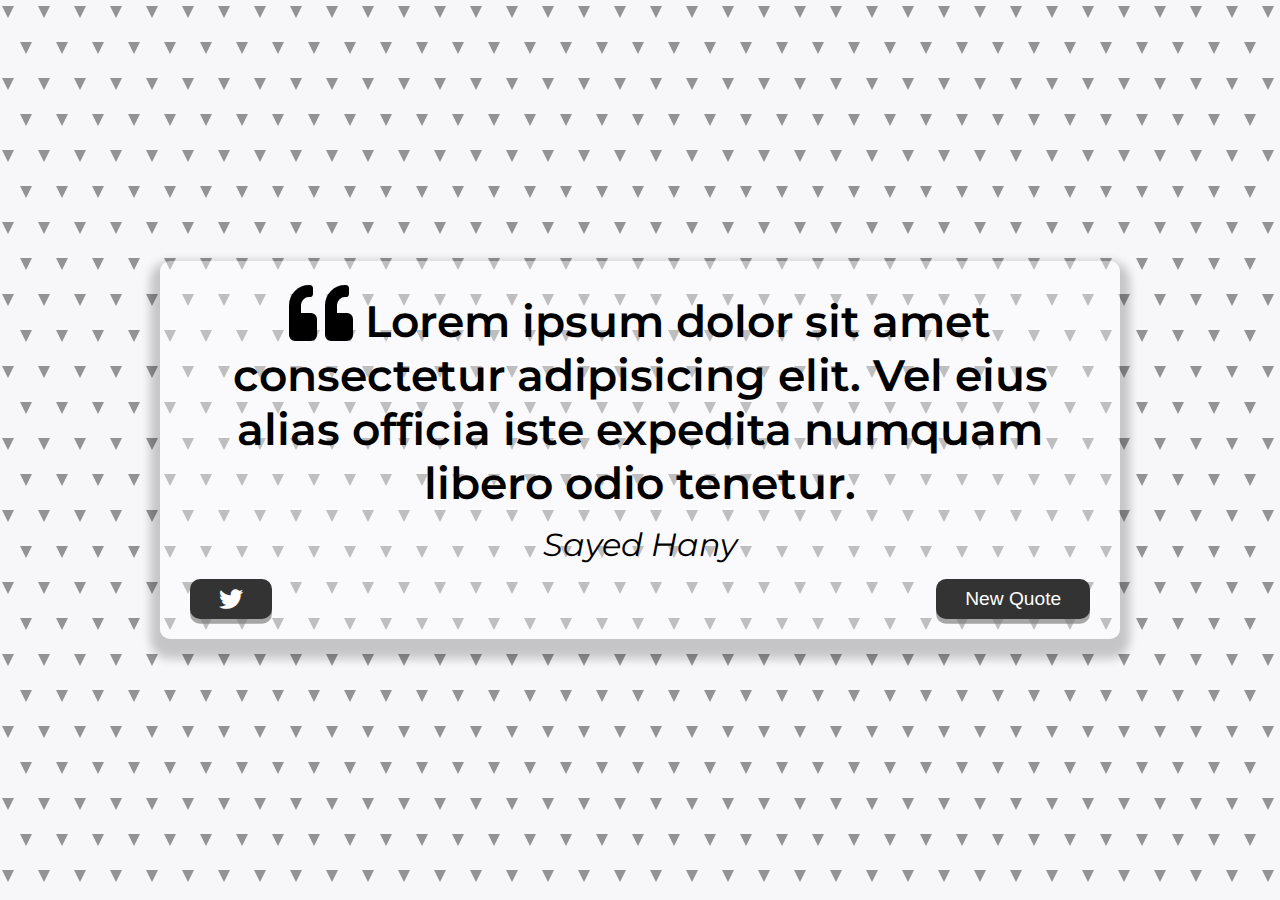
<file: 1-Project-Quote-Generator/index.html>
<!DOCTYPE html>
<html lang="en">
<head>
  <meta charset="UTF-8">
  <meta name="viewport" content="width=device-width, initial-scale=1.0">
  <title>Quote Generator</title>
  <link rel="icon" type="image/png" href="https://www.google.com/s2/u/0/favicons?domain=css-tricks.com
  ">
  <link rel="stylesheet" href="css/style.css">
  <link rel="stylesheet" href="css/all.min.css">
</head>
<body>
  <div class="quote-container" id="quote-container">
    <div class="quote-text">
      <i class="fas fa-quote-left"></i>
      <span id="quote">Lorem ipsum dolor sit amet consectetur adipisicing elit. Vel eius alias officia iste expedita numquam libero odio tenetur.</span>
      <div class="quote-author">
        <span id="author">Sayed Hany</span>
      </div>
      <div class="button-container">
        <button type="button" class="twitter-button" id="twitter-button" title="Tweet This!">
          <i class="fab fa-twitter"></i>
        </button>
        <button type="button" class="new-quote" id="">
         New Quote
        </button>
      </div>
    </div>
  </div>
  <!-- Loader -->
  <div class="loader" id="loader"></div>
  <script src="script.js"></script>
</body>
</html>
</file>
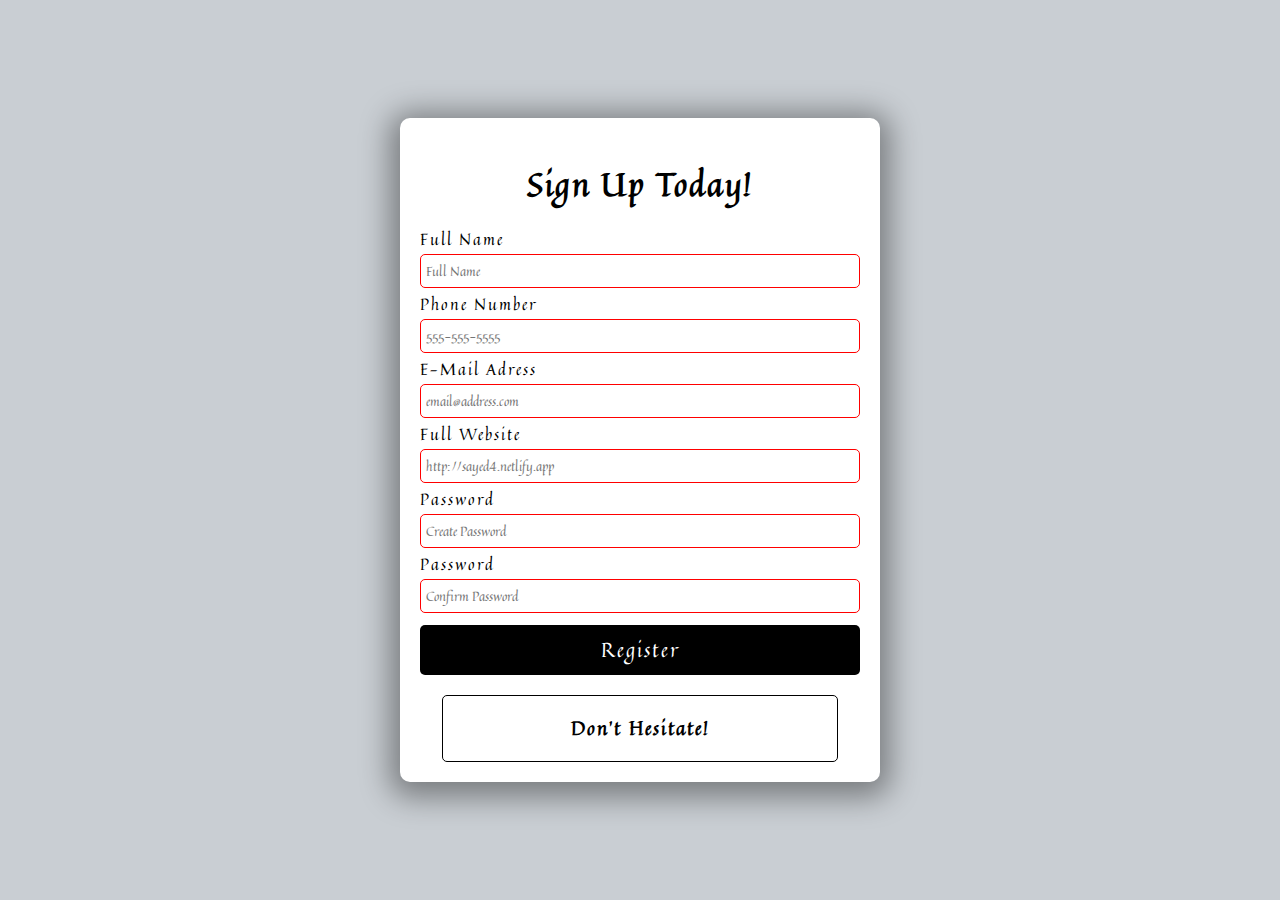
<file: 12-form-validator/index.html>
<!DOCTYPE html>
<html lang="en">
<head>
    <meta charset="UTF-8">
    <meta name="viewport" content="width=device-width, initial-scale=1.0">
    <title>Form Validation</title>
    <link rel="icon" type="image/png" href="favicon.png">
    <link rel="stylesheet" href="https://cdnjs.cloudflare.com/ajax/libs/font-awesome/5.10.2/css/all.min.css"/>
    <link rel="stylesheet" href="style.css">
</head>
<body>
    <div class="container">
        <h1>Sign Up Today!</h1>
        <form id="form" va >
            <div class="form-group">
                <label for="name">Full Name</label>
                <input required type="text" id="name"
                placeholder="Full Name"
                minlength="3"
                name="name"
                maxlength="100"/>
            </div>
            <div class="form-group">
                <label for="phone">Phone Number</label>
                <input required name="phone" type="tel" pattern="[0-9]{3}-[0-9]{3}-[0-9]{4}" id="phone" placeholder="555-555-5555"/>
            </div> 
            <div class="form-group">
                <label for="email">E-Mail Adress</label>
                <input required type="email" name="email" id="email" placeholder="email@address.com"/>
            </div>
            <div class="form-group">
                <label for="url">Full Website</label>
                <input required type="url" id="url" name="website" placeholder="http://sayed4.netlify.app"/>
            </div>
            <div class="form-group">
                <label for="password1">Password</label>
                <input required type="password"  pattern="^(?=.*\d)(?=.*[a-z])(?=.*[A-Z])(?=.*[a-zA-Z]).{8,}$" id="password1" placeholder="Create Password"/>
            </div>
            <div class="form-group">
                <label for="password2">Password</label>
                <input required type="password" name="password" pattern="^(?=.*\d)(?=.*[a-z])(?=.*[A-Z])(?=.*[a-zA-Z]).{8,}$" id="password2" placeholder="Confirm Password"/>
            </div>
            <button type="submit">Register</button>
        </form>
        <div class="message-container">
            <h3 id="message">Don't Hesitate!</h3>
        </div>
    </div>
    <!-- Script -->
    <script src="script.js"></script>
</body>
</html>
</file>
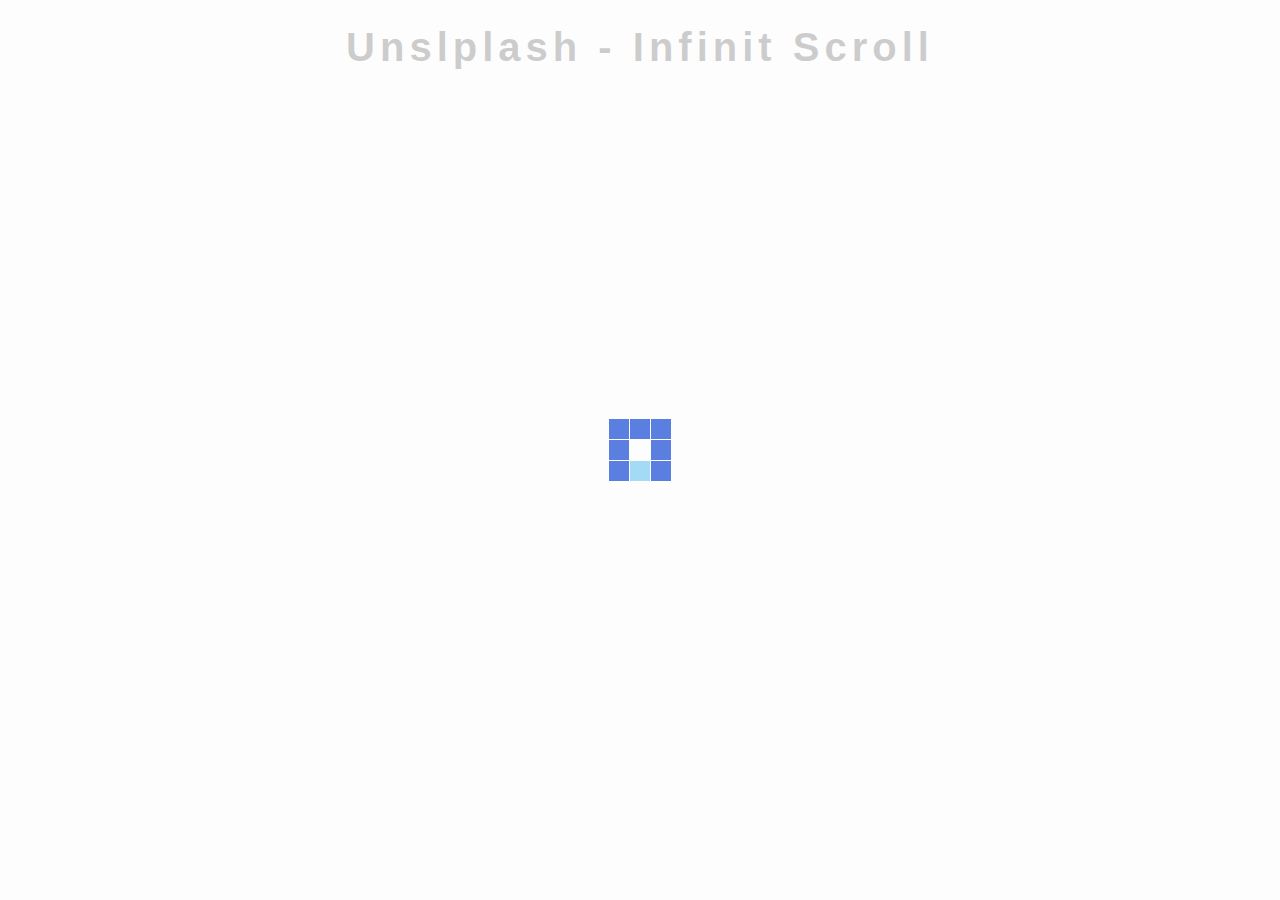
<file: 2-Infinity-Scroll/index.html>
<!DOCTYPE html>
<html lang="en">
<head>
  <meta charset="UTF-8">
  <meta name="viewport" content="width=device-width, initial-scale=1.0">
  <title>Infinity Scroll</title>
  <link rel="icon" type="image/png" href="https://www.google.com/s2/u/0/favicons?domain=css-tricks.com
  ">
  <link rel="stylesheet" href="css/styles.css">
  <link rel="stylesheet" href="css/all.min.css">
</head>
<body>
  <h1>Unslplash - Infinit Scroll</h1>
  <!-- Loader -->
  <div class="loader" id="loader">
    <img src="./loader.svg" alt="Loading">
  </div>
  <!-- Image Container -->
  <div class="image-container" id="image-container">
  
  </div>
  <script src="script.js"></script>
</body>
</html>
</file>
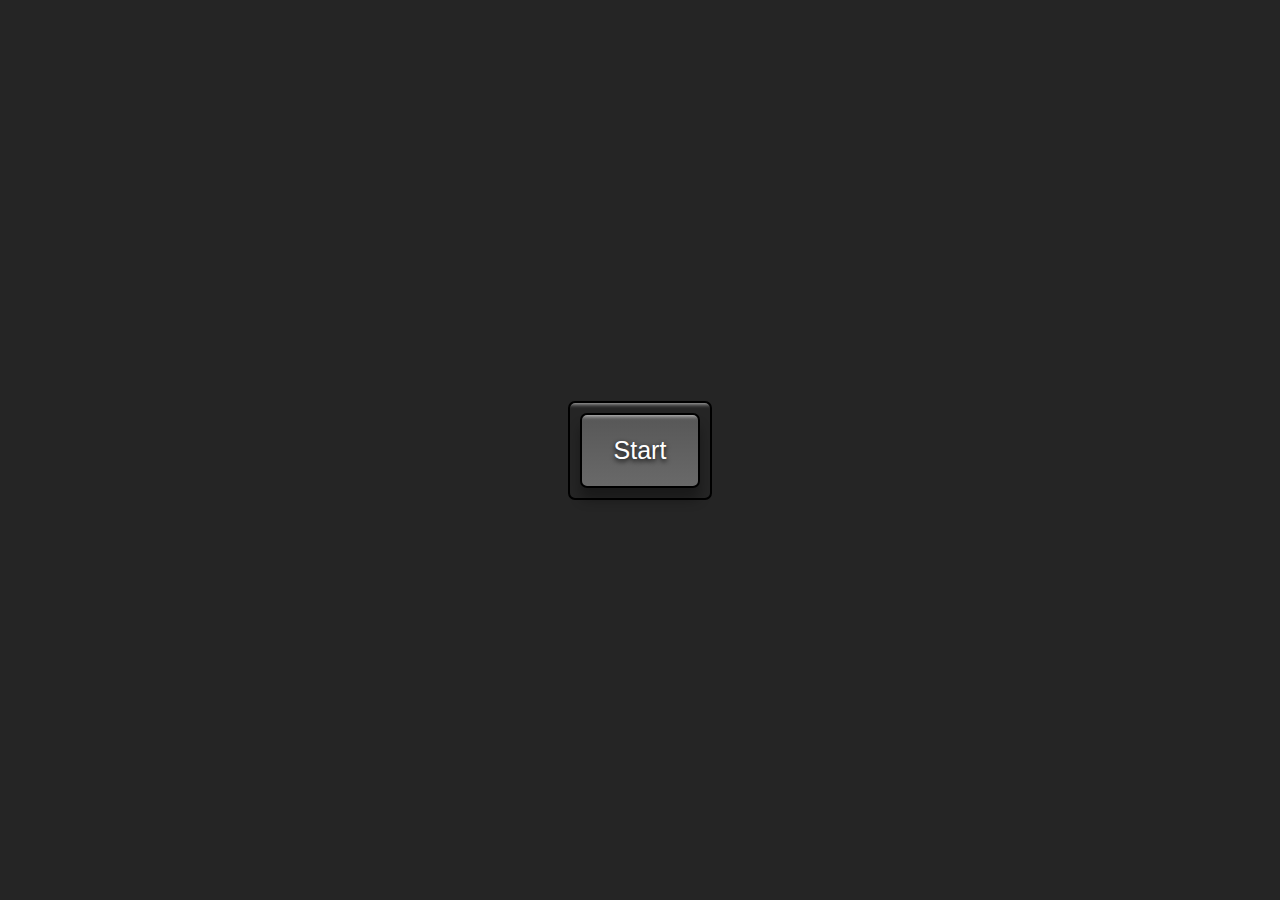
<file: 3-Picture-In-Picture/index.html>
<!DOCTYPE html>
<html lang="en">
<head>
  <meta charset="UTF-8">
  <meta name="viewport" content="width=device-width, initial-scale=1.0">
  <title>Picture-In-Picture</title>
  <link rel="icon" type="image/png" href="https://www.google.com/s2/u/0/favicons?domain=css-tricks.com
  ">
  <link rel="stylesheet" href="./css/style.css">
  <link rel="stylesheet" href="css/all.min.css">
</head>
<body>
  <video id="video" height="360" controls width="640" hidden></video>
  <div class="button-container">
    <button id="button">Start</button>
  </div>
  <script src="script.js"></script>
</body>
</html>
</file>
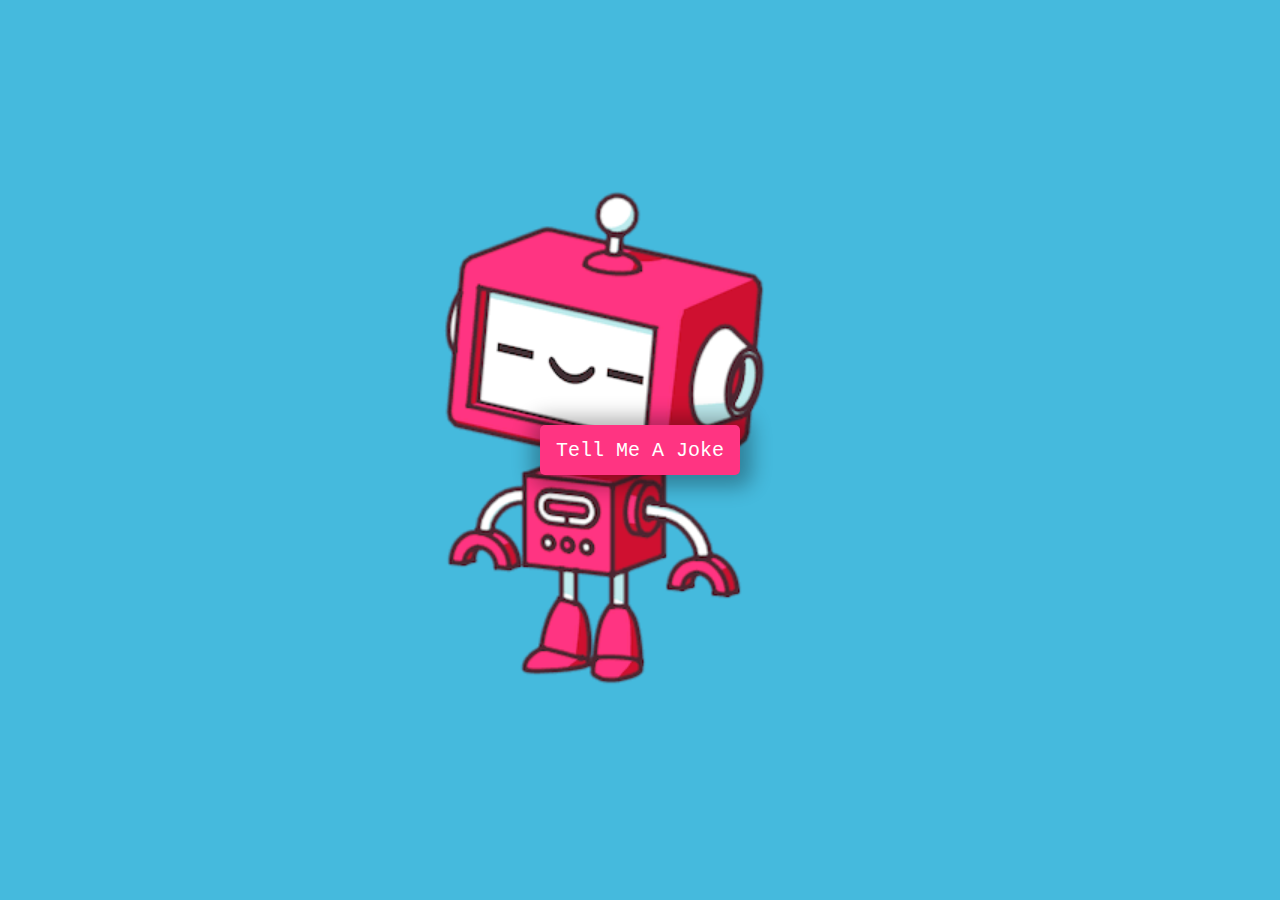
<file: 4-Joke-Teller/index.html>
<!DOCTYPE html>
<html lang="en">
<head>
    <meta charset="UTF-8">
    <meta name="viewport" content="width=device-width, initial-scale=1.0">
    <title>Template</title>
    <link rel="icon" type="image/png" href="favicon.png">
    <link rel="stylesheet" href="style.css">
</head>
<body>
    <div class="container">
        <button id="button">
            Tell Me A Joke
        </button>
        <audio controls id="audio"></audio>
    </div>
    <!-- Script -->
    <script src="voice.js"></script>
    <script src="script.js"></script>
</body>
</html>
</file>
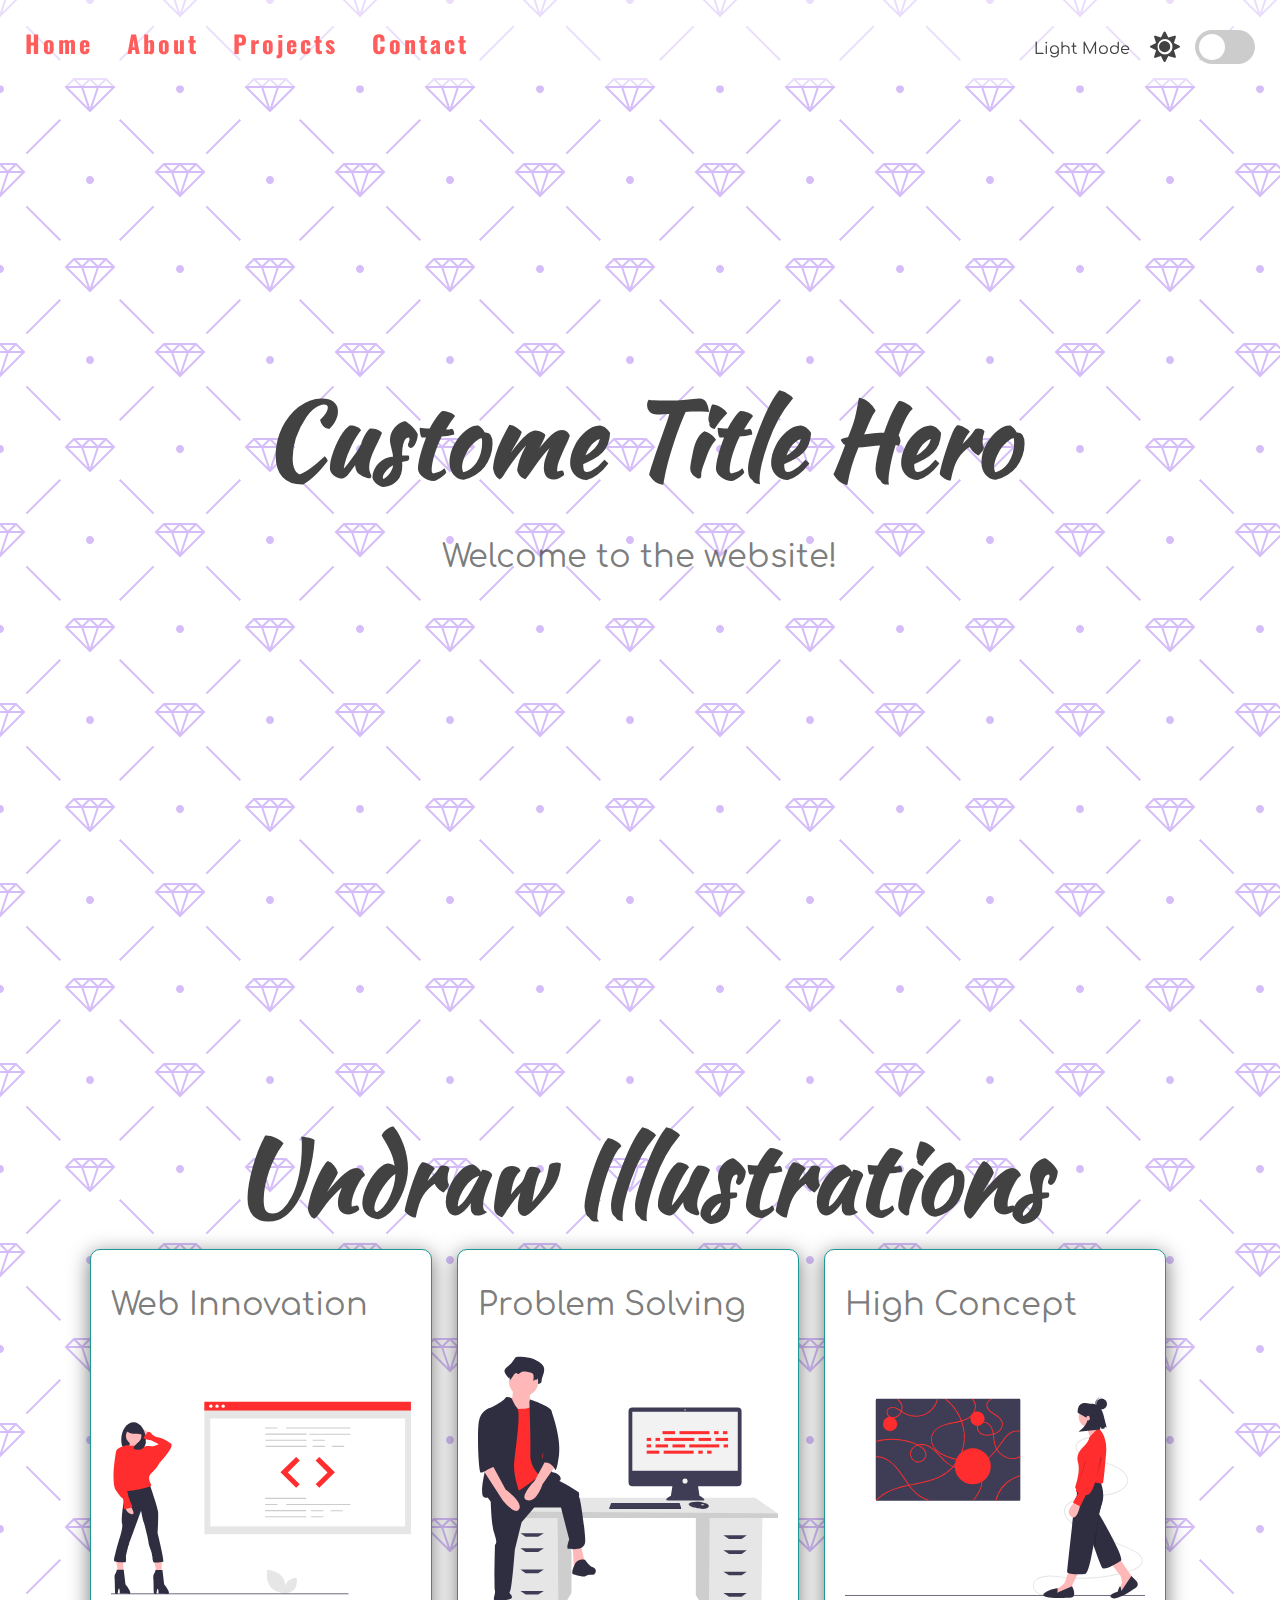
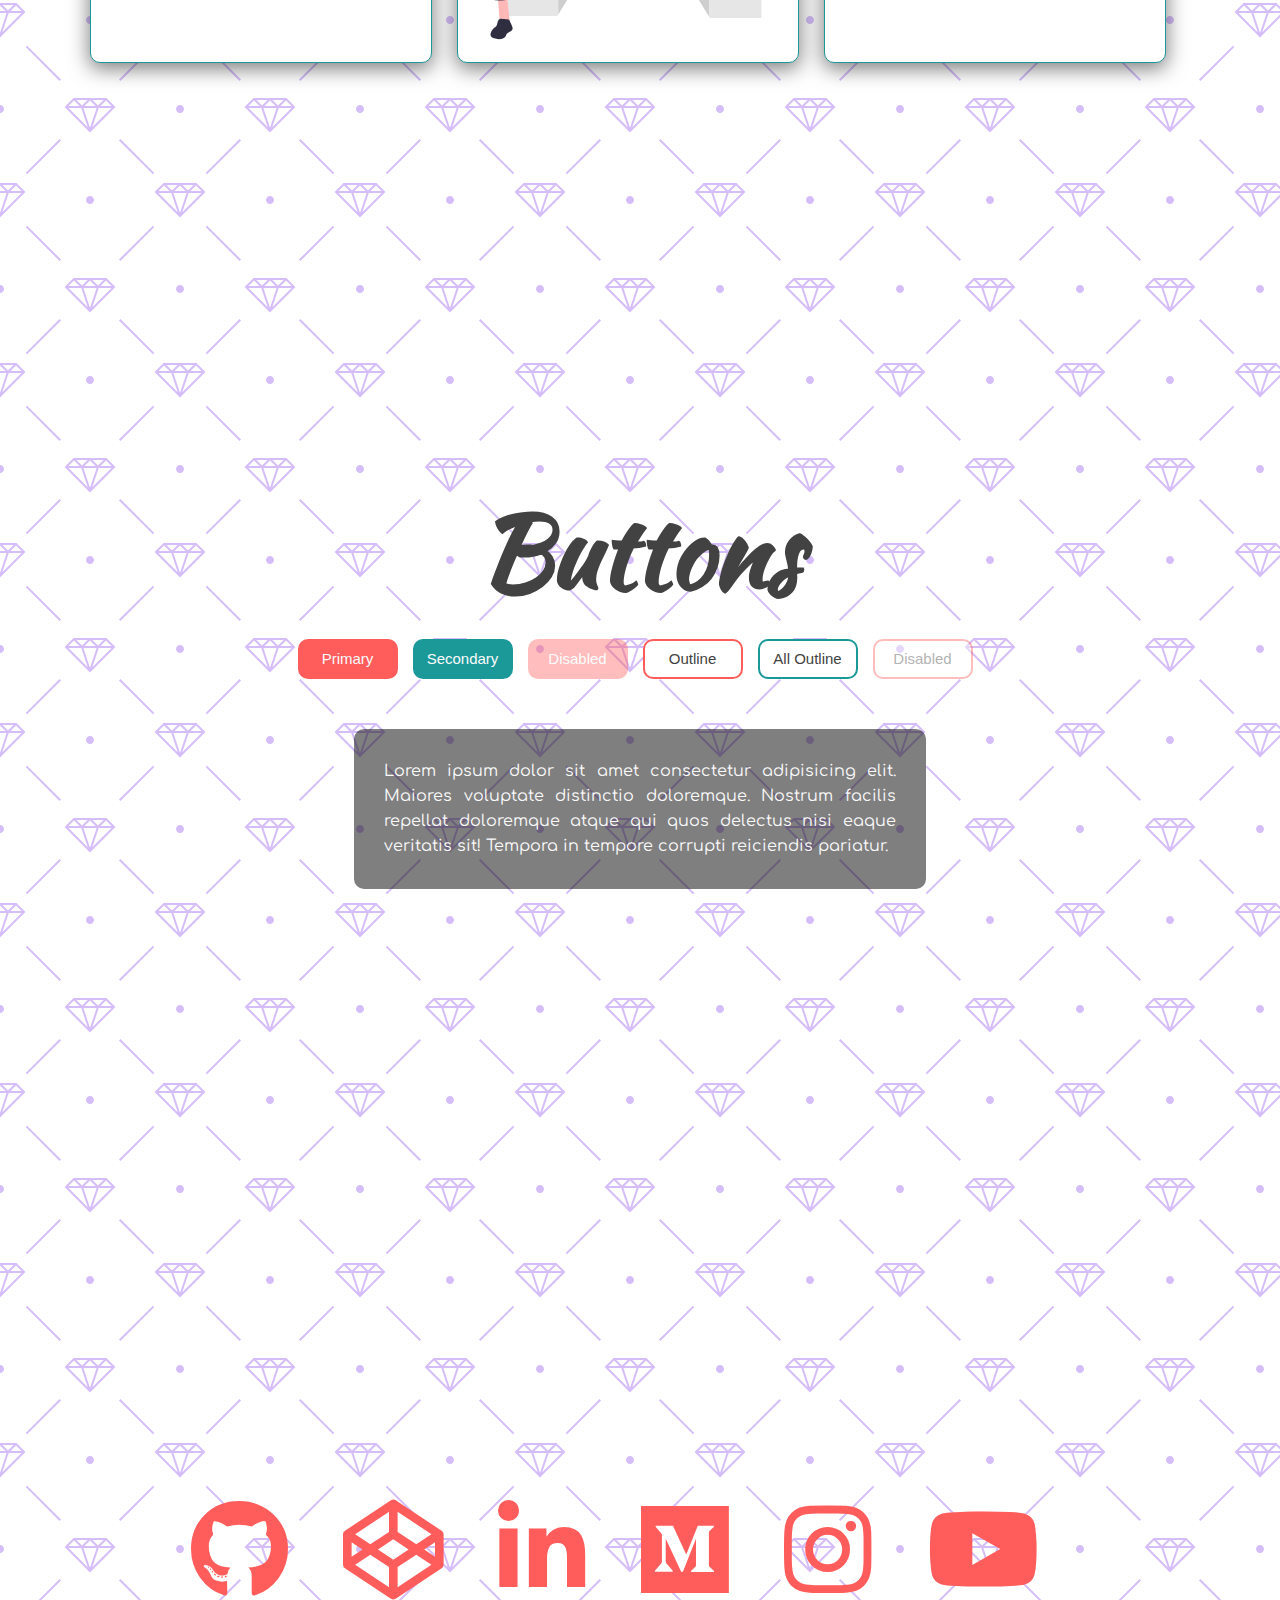
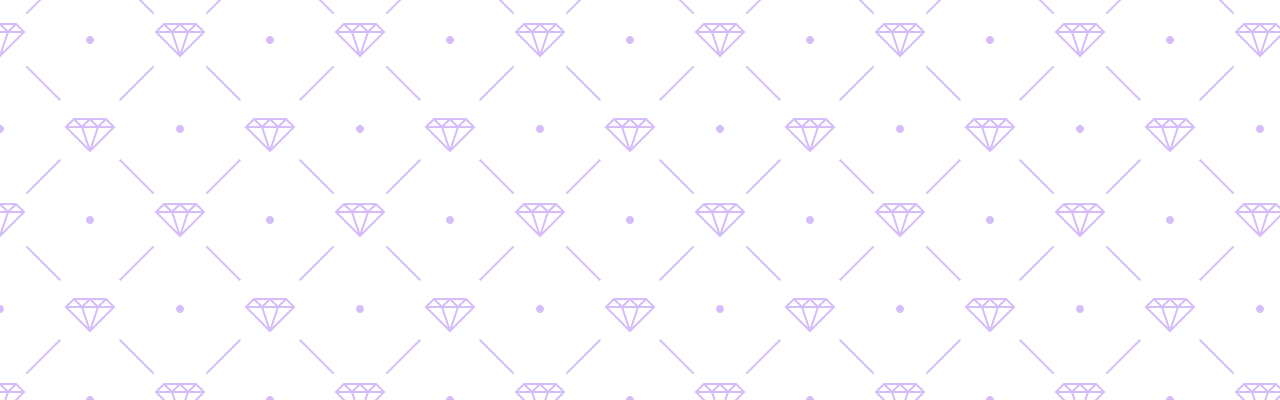
<file: 5-light-dark-mode/index.html>
<!DOCTYPE html>
<html lang="en">
<head data-theme="dark">
    <meta charset="UTF-8">
    <meta name="viewport" content="width=device-width, initial-scale=1.0">
    <title>Light & Dark mode</title>
    <link rel="icon" type="image/png" href="favicon.png">
    <link rel="stylesheet" href="https://cdnjs.cloudflare.com/ajax/libs/font-awesome/5.10.2/css/all.min.css"/>
    <link rel="stylesheet" href="style.css">
</head>
<body>
    <div class="theme-switch-wrapper">
        <span id="toggle-icon">
            <span class="toggle-text">Light Mode</span>
            <i class="fas fa-sun"></i>
        </span>
        <label class="theme-switch">
            <input type="checkbox">
            <div class="slider round"></div>
        </label>
    </div>
    <!-- Navigation -->
    <nav id="nav">
        <a href="#home">Home</a>
        <a href="#about">About</a>
        <a href="#projects">Projects</a>
        <a href="#contact">Contact</a>
    </nav>
    <section id="home">
        <div class="title-group">
            <h1>Custome Title Hero</h1>
            <h2>Welcome to the website!</h2>
        </div>
    </section>
    <section id="about">
        <h1>Undraw Illustrations</h1>
        <div class="about-container">
            <div class="image-container">
                <h2>Web Innovation</h2>
                <img src="img/undraw_proud_coder_light.svg" alt="Proud Coder" id="image1">
            </div>
            <div class="image-container">
                <h2>Problem Solving</h2>
                <img src="img/undraw_feeling_proud_light.svg" alt="feeling_proud" id="image2">
            </div>
            <div class="image-container">
                <h2>High Concept</h2>
                <img src="img/undraw_conceptual_idea_light.svg" alt="conceptual_idea" id="image3">
            </div>
        </div>
    </section>
    <section id="projects">
        <h1>Buttons</h1>
        <div class="buttons">
            <button class="primary">Primary</button>
            <button class="secondary">Secondary</button>
            <button class="primary" disabled>Disabled</button>
            <button class="outline">Outline</button>
            <button class="outline  secondary">All Outline</button>
            <button class="outline" disabled>Disabled</button>
        </div>
        <div class="text-box" id="text-box">
            <p>Lorem ipsum dolor sit amet consectetur adipisicing elit. Maiores voluptate distinctio doloremque. Nostrum facilis repellat doloremque atque qui quos delectus nisi eaque veritatis sit! Tempora in tempore corrupti reiciendis pariatur.</p>
        </div>
    </section>
    <section id="contact">
        <div class="social-icons">
            <i class="fab fa-github"></i>
            <i class="fab fa-codepen"></i>
            <i class="fab fa-linkedin-in"></i>
            <i class="fab fa-medium"></i>
            <i class="fab fa-instagram"></i>
            <i class="fab fa-youtube"></i>
        </div>
    </section>
    <!-- Script -->
    <script src="script.js"></script>
</body>
</html>
</file>
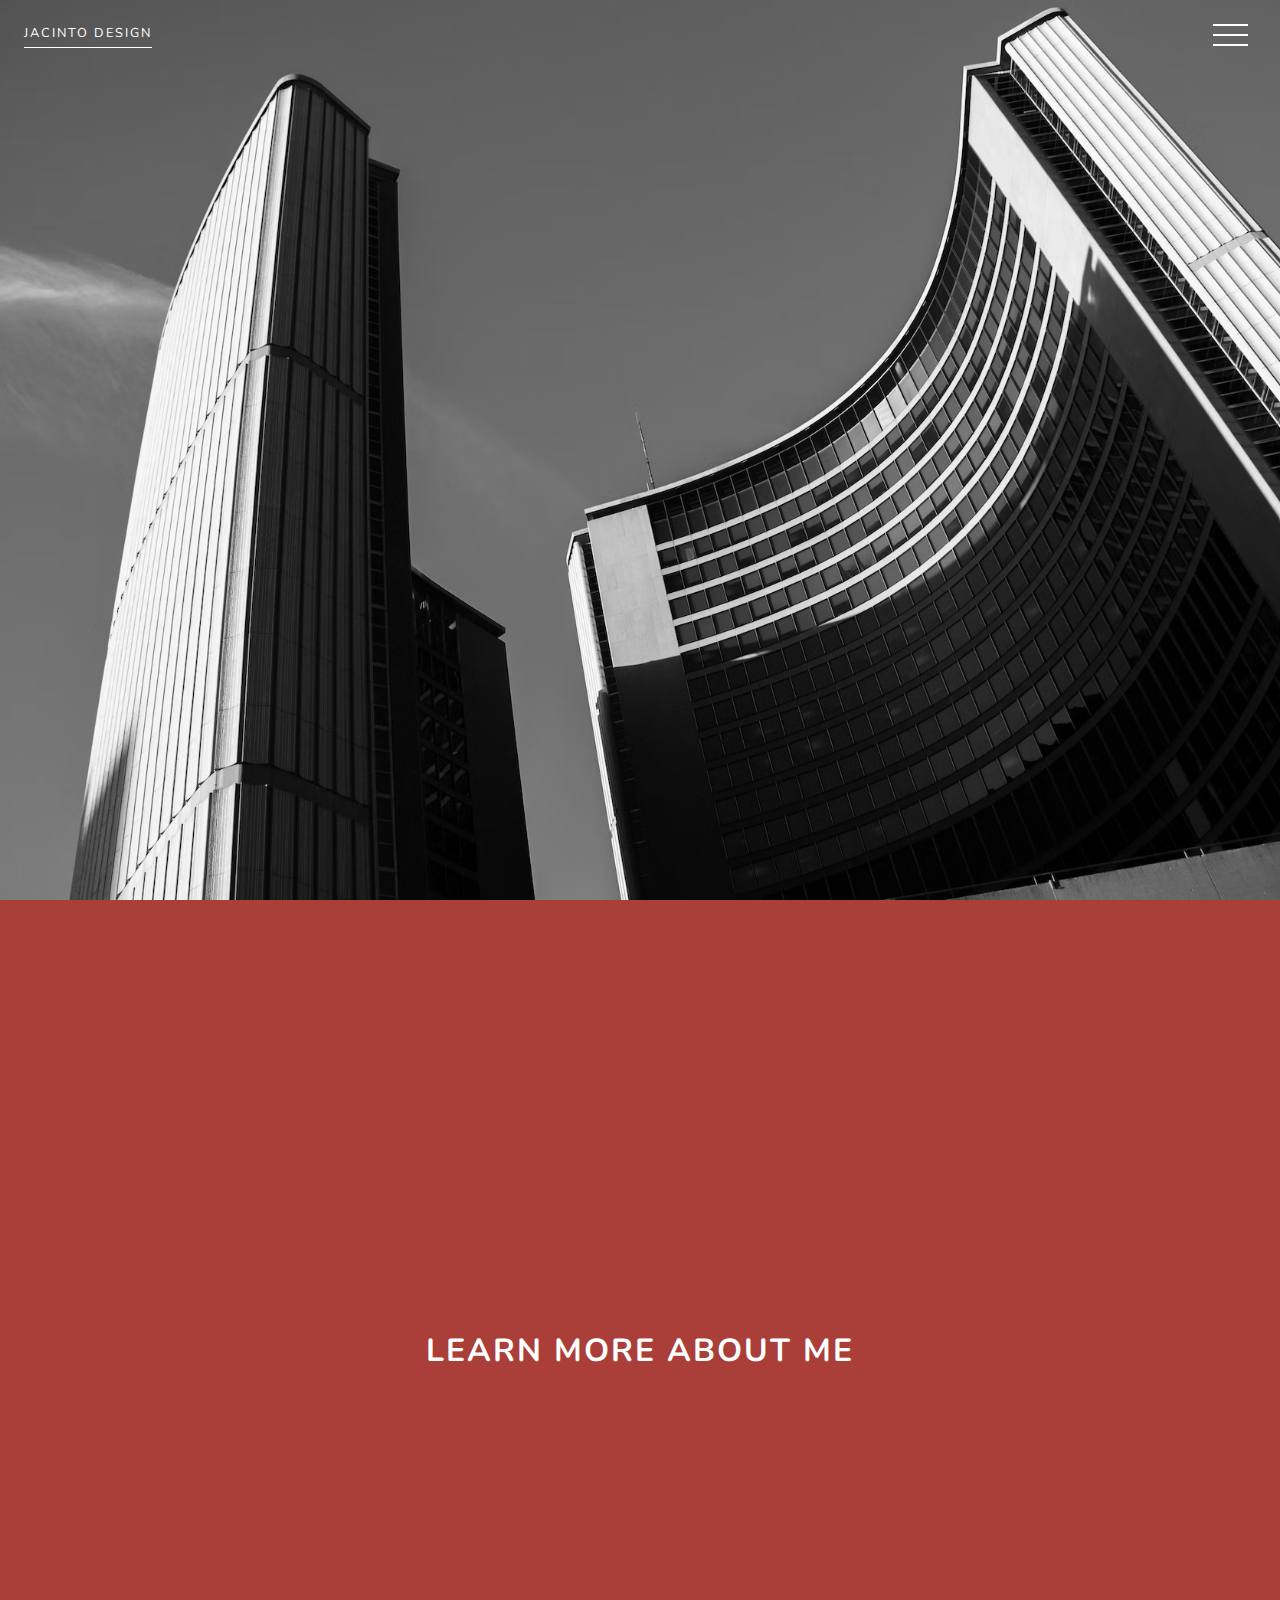
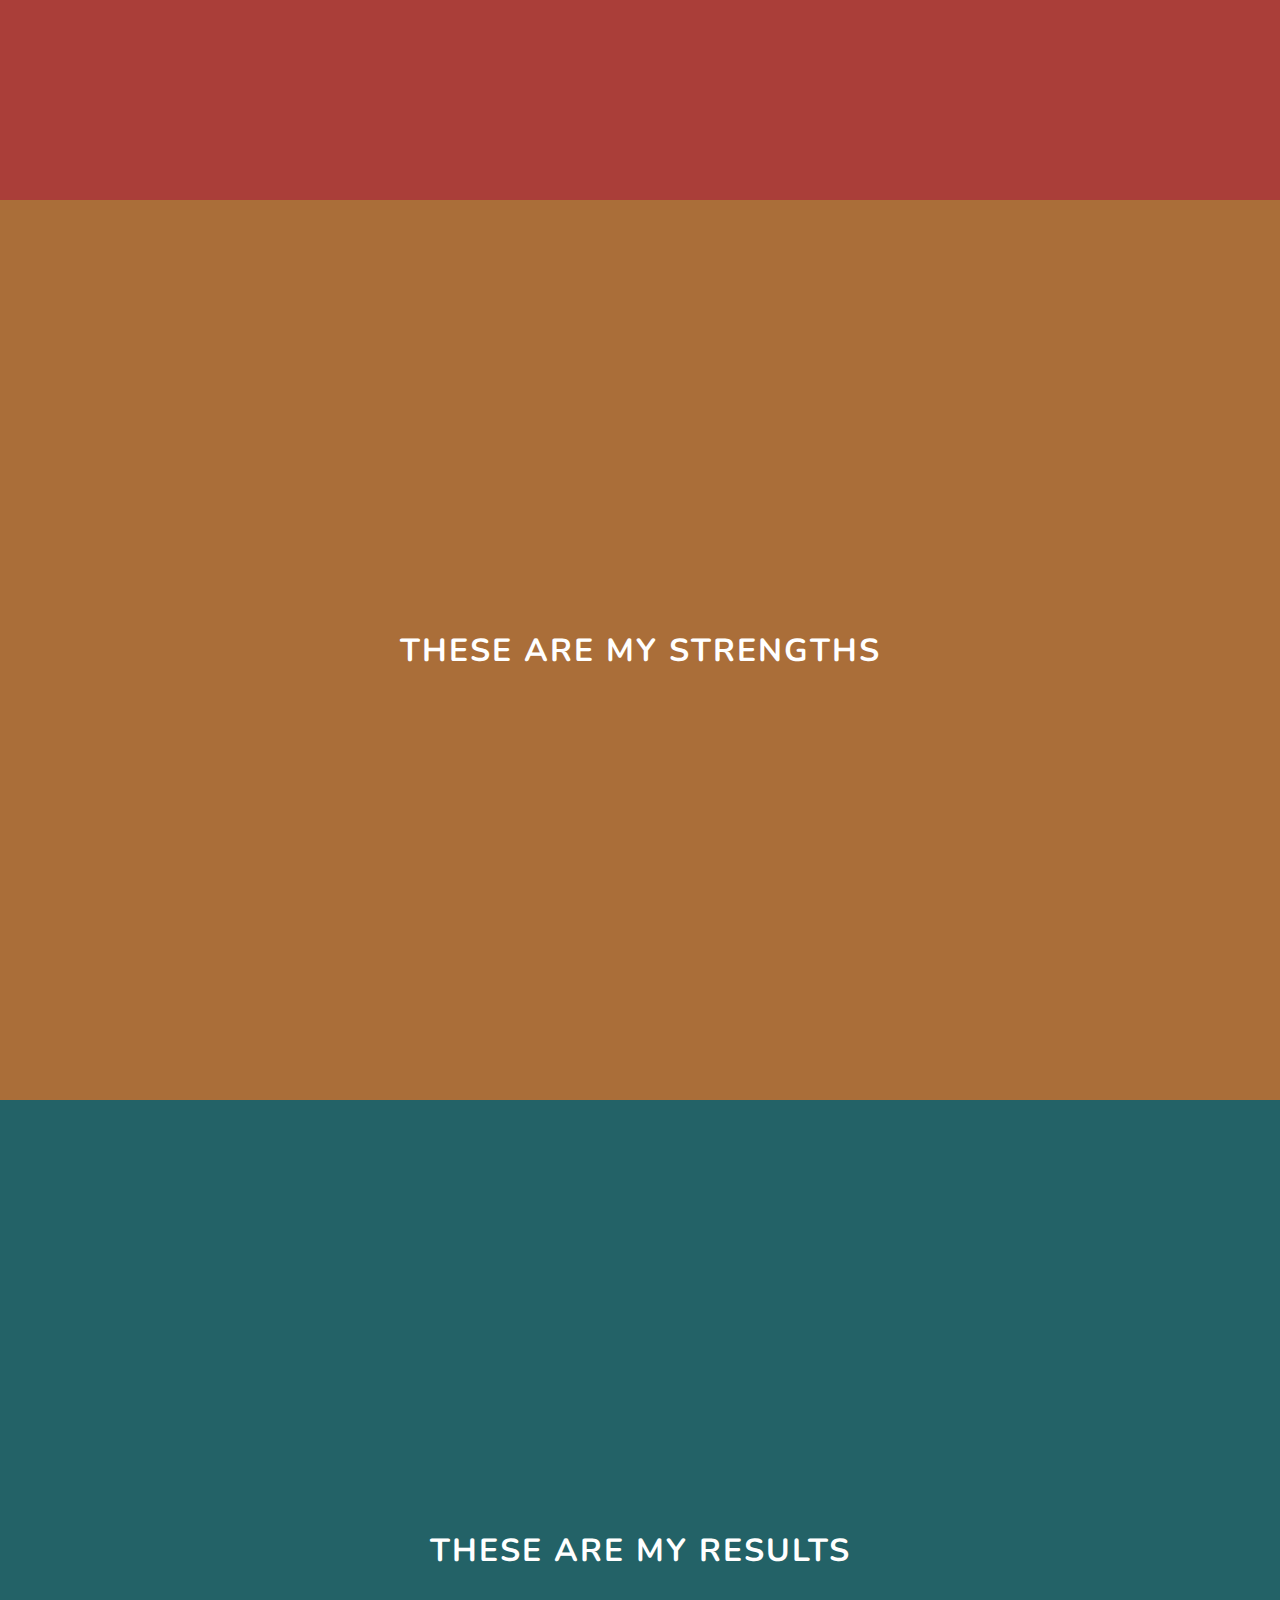
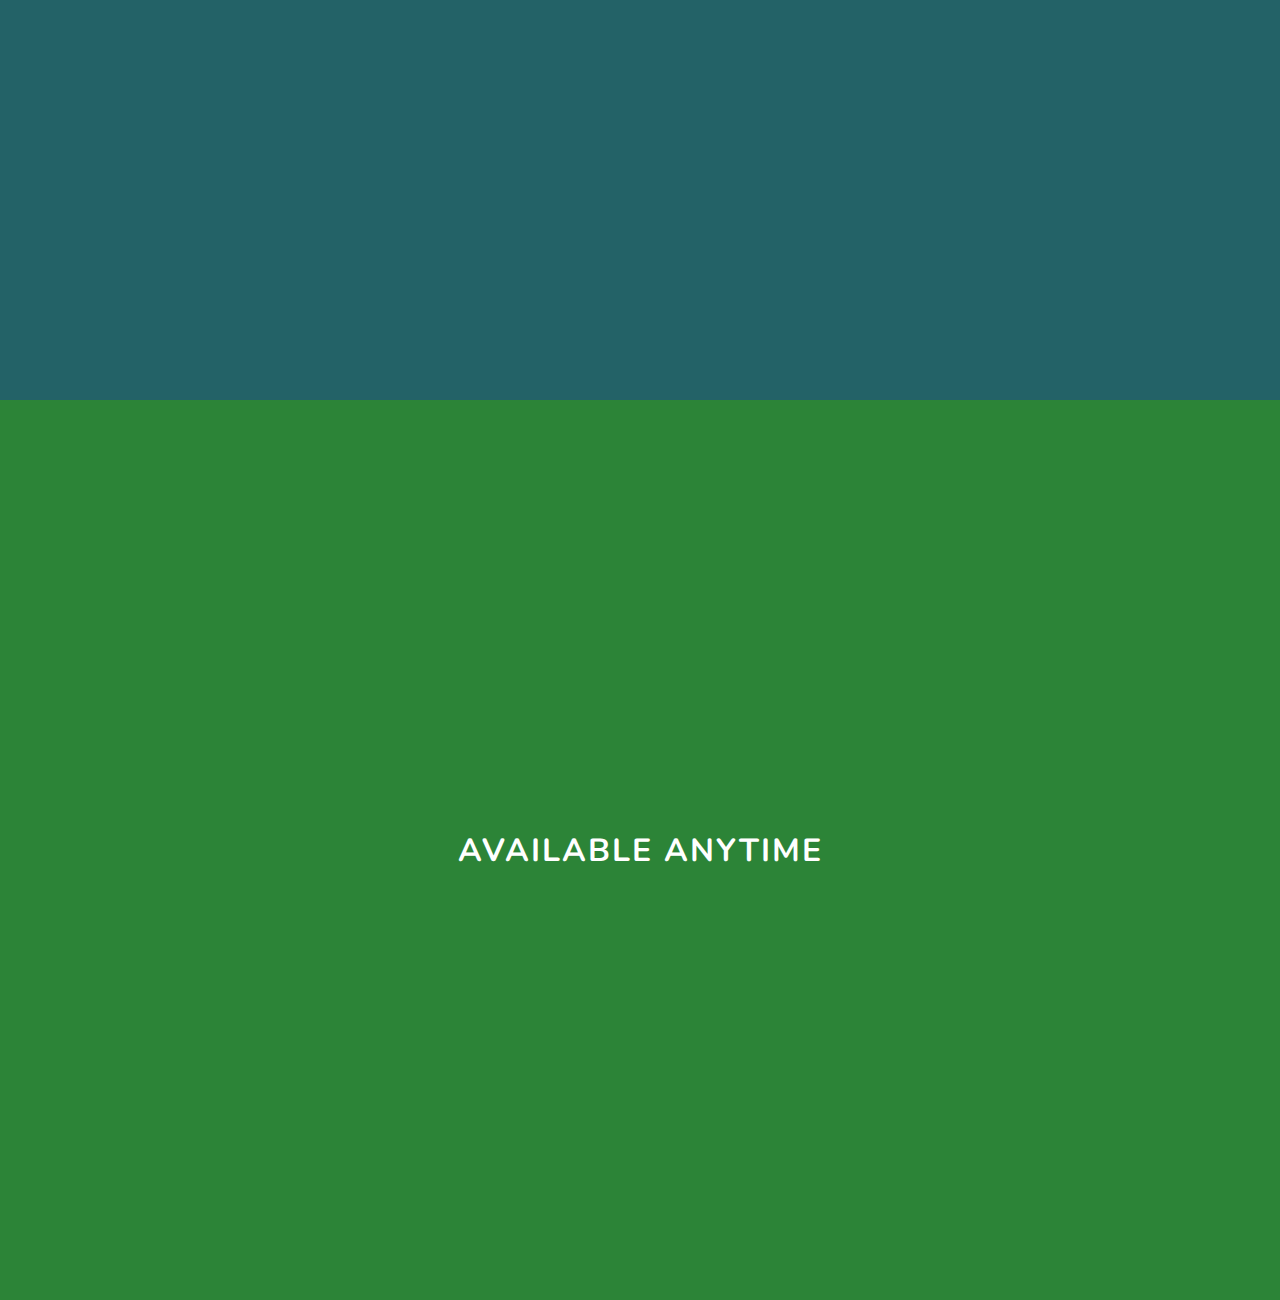
<file: 7-animated-navigation/index.html>
<!DOCTYPE html>
<html lang="en">
<head>
  <meta charset="UTF-8">
  <meta name="viewport" content="width=device-width, initial-scale=1.0">
  <title>Animated Navigation</title>
  <link rel="icon" type="image/png" href="favicon.png">
  <link rel="stylesheet" href="style.css">
</head>
<body>
  <div class="overlay" id="overlay">
    <nav>
      <ul>
        <li id="nav-1"><a href="#home">home</a></li>
        <li id="nav-2"><a href="#about">About</a></li>
        <li id="nav-3"><a href="#skills">Skills</a></li>
        <li id="nav-4"><a href="#projects">Projects</a></li>
        <li id="nav-5"><a href="#contact">Contact</a></li>
      </ul>
    </nav>
  </div>

  <div class="menu-bars" id="menu-bars"">
    <div class="bar1"></div>
    <div class="bar2"></div>
    <div class="bar3"></div>
  </div>
  <!-- Sections -->
  <section id="home"><a href="https://jacinto.design" target="_blank">Jacinto Design</a></section>
  <section id="about"><h1>Learn More About Me</h1></section>
  <section id="skills"><h1>These Are My Strengths</h1></section>
  <section id="projects"><h1>These Are My Results</h1></section>
  <section id="contact"><h1>Available Anytime</h1></section>
  <!-- Script -->
  <script src="script.js"></script>
</body>
</html>
</file>
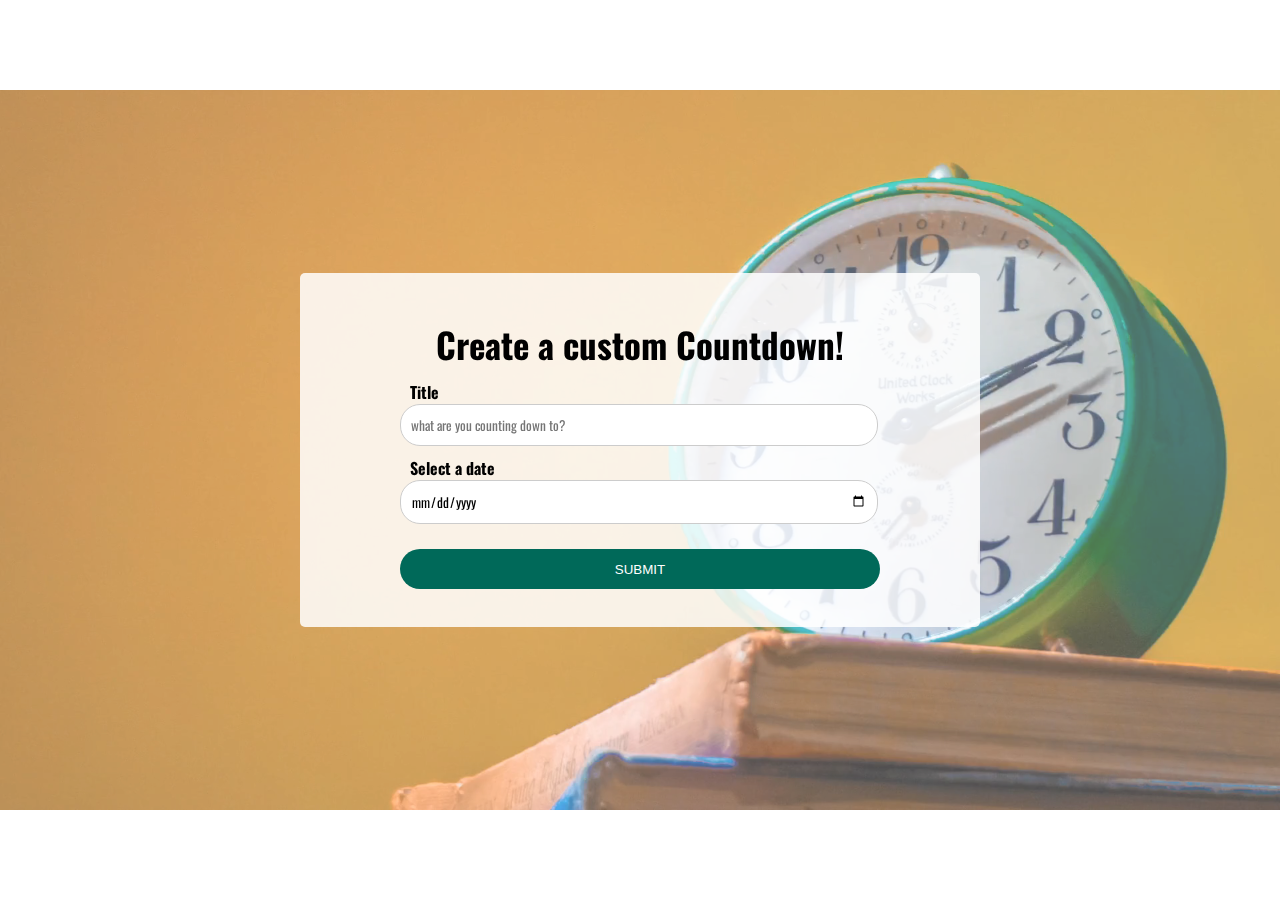
<file: 9-custom-countdown/index.html>
<!DOCTYPE html>
<html lang="en">
<head>
    <meta charset="UTF-8">
    <meta name="viewport" content="width=device-width, initial-scale=1.0">
    <title>Custom Countdown</title>
    <link rel="icon" type="image/png" href="favicon.png">
    <link rel="stylesheet" href="style.css">
</head>
<body>
    <video class="video-background" loop muted autoplay>
        <source src="time.mp4">
    </video>
    <div class="video-overlay"></div>
    <div class="container">
        <div class="input-container" id="input-container">
            <h1>Create a custom Countdown!</h1>
            <form class="form" id="coundownForm">
                <label for="title">Title</label>
                <input type="text" name="title" id="title" placeholder="what are you counting down to?">
                <label for="date-picker">Select a date</label>
                <input type="date" name="date" id="date-picker">
                <button type="submit">Submit</button>
            </form>
        </div>
        <div class="countdown" id="countdown" hidden>
            <h1 id="countdown-title">Countdown title here</h1>
             <ul>
                <li><span>3</span>Days</li>
                <li><span>6</span>Hours</li>
                <li><span>45</span>Minutes</li>
                <li><span>52</span>Seconds</li>
             </ul>
             <button id="countdown-button">Reset</button>
        </div>
        <div class="complete" id="complete" hidden>
            <h1 class="complete-title">Countdown Complete</h1>
            <h1 id="complete-info">Countdown finished on 05-05-2024</h1>
            <button id="complete-button">New Countdown</button>
        </div>
    </div>
    <!-- Script -->
    <script src="script.js"></script>
</body>
</html>
</file>
<file: 1-Project-Quote-Generator/css/style.css>
@import url("https://fonts.googleapis.com/css2?family=Montserrat:wght@300;400;500;600;700;800&display=swap");
/* init Files */
html {
  box-sizing: border-box;
}
body {
  margin: 0;
  min-height: 100vh;
  background-color: #f7f6f9;
  background-image: url("data:image/svg+xml,%3Csvg xmlns='http://www.w3.org/2000/svg' width='36' height='72' viewBox='0 0 36 72'%3E%3Cg fill-rule='evenodd'%3E%3Cg fill='%23333334' fill-opacity='0.51'%3E%3Cpath d='M2 6h12L8 18 2 6zm18 36h12l-6 12-6-12z'/%3E%3C/g%3E%3C/g%3E%3C/svg%3E");
  color: black;
  font-family: Montserrat, sans-serif;
  font-weight: 600;
  text-align: center;
  display: flex;
  align-items: center;
  justify-content: center;
}
/* End of init files */
.quote-container {
  width: auto;
  max-width: 900px;
  padding: 20px 30px;
  border-radius: 10px;
  background-color: rgba(255, 255, 255, 0.4);
  box-shadow: 0 10px 10px 10px rgba(0, 0, 0, 0.2);
}
.quote-text {
  font-size: 2.75rem;
}
.long-quote {
  font-size: 2rem;
}
.fa-quote-left {
  font-size: 4rem;
}
.quote-author {
  margin-top: 15px;
  font-size: 2rem;
  font-weight: 400;
  font-style: italic;
}

.button-container {
  margin-top: 15px;
  display: flex;
  justify-content: space-between;
  align-items: center;
}
button {
  cursor: pointer;
  font-size: 1.2rem;
  height: 2.5rem;
  border: none;
  border-radius: 10px;
  color: #fff;
  background: #333;
  outline: none;
  padding: 0.5rem 1.8rem;
  box-shadow: 0 0.3rem rgba(121, 121, 121, 0.65);
}
button:hover {
  filter: brightness(110%);
}
button:active {
  transform: translate(0, 0.3rem);
  box-shadow: 0 0.1rem rgba(255, 255, 255, 0.65);
}
.twitter-button:hover {
  color: #38a1f3;
}
.fa-twitter {
  font-size: 1.5rem;
}
.loader {
  border: 16px solid #f3f3f3; /* Light grey */
  border-top: 16px solid #3498db; /* Blue */
  border-radius: 50%;
  width: 120px;
  height: 120px;
  animation: spin 2s linear infinite;
}

@keyframes spin {
  0% {
    transform: rotate(0deg);
  }
  100% {
    transform: rotate(360deg);
  }
}

/* Media Query */
@media screen and (max-width: 1000px) {
  .quote-container {
    margin: auto 10px;
  }
  .quote-text {
    font-size: 2.5rem;
  }
}
</file>
<file: 12-form-validator/style.css>
@import url("https://fonts.googleapis.com/css2?family=Quintessential&display=swap");
html {
  box-sizing: border-box;
}
* {
  box-sizing: border-box;
}
body {
  margin: 0;
  min-height: 100vh;
  font-family: "Quintessential", sans-serif;
  letter-spacing: 2px;
  display: flex;
  justify-content: center;
  align-items: center;
  background-color: #c9ced3;
}
.container {
  width: 480px;
  /* height: 630px; */
  padding: 20px;
  background: white;
  display: flex;
  flex-direction: column;
  align-items: center;
  border-radius: 10px;
  box-shadow: 0 5px 30px 10px rgba(0, 0, 0, 0.4);
}
form {
  width: 100%;
}

.form-group {
  height: 65px;
}

label {
  position: relative;
  bottom: 3px;
}
input {
  width: 100%;
  height: 34px;
  padding: 5px;
  border: 1px solid black;
  border-radius: 5px;
  outline: none;
  transition: all 0.3s;
}
input:placeholder-shown {
  font-family: inherit;
}
input:valid {
  border: 1px solid green;
}

input:invalid {
  border: 1px solid red;
}
button {
  cursor: pointer;
  color: white;
  background: black;
  border: none;
  border-radius: 5px;
  height: 50px;
  width: 100%;
  font-family: inherit;
  font-size: 20px;
  letter-spacing: 2px;
  margin-top: 5px;
}
button:hover {
  filter: brightness(200%);
  background: #272727;
}
button:focus {
  outline: none;
}
.message-container {
  border: 1px solid black;
  border-radius: 5px;
  width: 90%;
  margin-top: 20px;
  display: flex;
  justify-content: center;
  align-items: center;
  color: black;
}
</file>
<file: 2-Infinity-Scroll/css/styles.css>
/* @import url("https://fonts.googleapis.com/css2?family=Bebas+Neue&display=swap"); */
/* init Files */
html {
  box-sizing: border-box;
}
body {
  margin: 0;
  color: black;
  background: whitesmoke;
  font-family: "Bebas Neue", sans-serif;
}
h1 {
  text-align: center;
  margin-top: 25px;
  margin-bottom: 15px;
  font-size: 40px;
  letter-spacing: 5px;
}
.loader {
  position: fixed;
  inset: 0;
  display: flex;
  justify-content: center;
  align-items: center;
  text-align: center;
  background: rgba(255, 255, 255, 0.8);
}
.loader img {
  font-size: 50px;
}
/* End of init files */

/* Image container */
.image-container {
  margin: 10px 30%;
}
.image-container img {
  width: 100%;
  margin-top: 5px;
}
@media screen and (max-width: 600px) {
  h1 {
    font-size: 20px;
  }
  .image-container {
    margin: 10px;
  }
}
</file>
<file: 3-Picture-In-Picture/css/style.css>
/* @import url("https://fonts.googleapis.com/css2?family=Barlow:wght@300;400;500;600;700&display=swap"); */
html {
  box-sizing: border-box;
}
body {
  margin: 0;
  color: black;
  height: 100vh;
  display: flex;
  justify-content: center;
  align-items: center;
  background: rgb(37, 37, 37);
}

.button-container {
  border: 2px solid black;
  padding: 10px;
  border-radius: 7px;
  box-shadow: inset 0 20px 4px -19px rgba(255, 255, 255, 0.7);
}
button {
  cursor: pointer;
  outline: none;
  width: 120px;
  height: 75px;
  font-family: Barlow, sans-serif;
  font-size: 25px;
  color: white;
  text-shadow: 0 2px 5px black;
  background: linear-gradient(to top, #696969, #575757);
  border: 2px solid black;
  border-radius: 7px;
  box-shadow: inset 0 20px 4px -19px rgba(255, 255, 255, 0.7),
    0 12px 12px 0 rgba(0, 0, 0, 0.3);
}
button:hover {
  background: linear-gradient(to bottom, #696969, #575757);
}
button:active {
  transform: translateY(3px);
  box-shadow: 0 6px 6px 0 rgba(0, 0, 0, 0.3);
}
</file>
<file: 4-Joke-Teller/style.css>
/* ROBOT.GIF from Giphy - https://giphy.com/gifs/robot-cinema-4d-eyedesyn-3o7abtn7DuREEpsyWY */

html {
  box-sizing: border-box;
}
body {
  margin: 0;
  background: #45badd;
}

.container {
  height: 100vh;
  width: 100vw;

  display: flex;
  flex-direction: column;
  justify-content: center;
  align-items: center;
  background: url("./robot.gif") no-repeat;
  background-size: contain;
  background-position: left center;
}
button {
  cursor: pointer;
  outline: none;
  width: 200px;
  height: 50px;
  font-family: "Courier New", Courier, monospace;
  font-size: 20px;
  color: white;
  background: #ff3482;
  border: none;
  border-radius: 5px;
  box-shadow: 2px 2px 20px 10px rgba(0, 0, 0, 0.3);
}
button:hover {
  filter: brightness(95%);
}
button:active {
  transform: scale(0.98);
}
button:disabled {
  cursor: default;
  filter: brightness(30%);
}
audio {
  display: none;
}
@media screen and (max-width: 1000px) {
  .container {
    background-position: center center;
    background-size: cover;
  }
  button {
    box-shadow: 5px 5px 30px 20px rgba(0, 0, 0, 0.5);
  }
}
</file>
<file: 5-light-dark-mode/style.css>
@import url("https://fonts.googleapis.com/css2?family=Comfortaa&family=Kaushan+Script&family=Oswald&display=swap");
:root {
  --primary-color: rgb(255, 92, 92);
  --primary-variant: #ff2d2d;
  --secondary-color: #1b9999;
  --on-primary: rgb(250, 250, 250);
  --on-background: rgb(66, 66, 66);
  --on-background-alt: rgba(66, 66, 66, 0.7);
  --background: rgb(255, 255, 255);
  --box-shadow: 0 5px 20px 1px rgba(0, 0, 0, 0.5);
}

[data-theme="dark"] {
  --primary-color: rgb(150, 65, 255);
  --primary-variant: #6c63ff;
  --secondary-color: #03dac5;
  --on-primary: #000;
  --on-background: rgba(255, 255, 255, 0.9);
  --on-background-alt: rgba(255, 255, 255, 0.7);
  --background: #121212;
}

html {
  box-sizing: border-box;
  scroll-behavior: smooth;
}

body {
  margin: 0;
  background-color: var(--background);
  color: var(--on-background);
  font-family: Comfortaa, sans-serif;
  background-image: url("data:image/svg+xml,%3Csvg width='180' height='180' viewBox='0 0 180 180' xmlns='http://www.w3.org/2000/svg'%3E%3Cpath d='M81.28 88H68.413l19.298 19.298L81.28 88zm2.107 0h13.226L90 107.838 83.387 88zm15.334 0h12.866l-19.298 19.298L98.72 88zm-32.927-2.207L73.586 78h32.827l.5.5 7.294 7.293L115.414 87l-24.707 24.707-.707.707L64.586 87l1.207-1.207zm2.62.207L74 80.414 79.586 86H68.414zm16 0L90 80.414 95.586 86H84.414zm16 0L106 80.414 111.586 86h-11.172zm-8-6h11.173L98 85.586 92.414 80zM82 85.586L87.586 80H76.414L82 85.586zM17.414 0L.707 16.707 0 17.414V0h17.414zM4.28 0L0 12.838V0h4.28zm10.306 0L2.288 12.298 6.388 0h8.198zM180 17.414L162.586 0H180v17.414zM165.414 0l12.298 12.298L173.612 0h-8.198zM180 12.838L175.72 0H180v12.838zM0 163h16.413l.5.5 7.294 7.293L25.414 172l-8 8H0v-17zm0 10h6.613l-2.334 7H0v-7zm14.586 7l7-7H8.72l-2.333 7h8.2zM0 165.414L5.586 171H0v-5.586zM10.414 171L16 165.414 21.586 171H10.414zm-8-6h11.172L8 170.586 2.414 165zM180 163h-16.413l-7.794 7.793-1.207 1.207 8 8H180v-17zm-14.586 17l-7-7h12.865l2.333 7h-8.2zM180 173h-6.613l2.334 7H180v-7zm-21.586-2l5.586-5.586 5.586 5.586h-11.172zM180 165.414L174.414 171H180v-5.586zm-8 5.172l5.586-5.586h-11.172l5.586 5.586zM152.933 25.653l1.414 1.414-33.94 33.942-1.416-1.416 33.943-33.94zm1.414 127.28l-1.414 1.414-33.942-33.94 1.416-1.416 33.94 33.943zm-127.28 1.414l-1.414-1.414 33.94-33.942 1.416 1.416-33.943 33.94zm-1.414-127.28l1.414-1.414 33.942 33.94-1.416 1.416-33.94-33.943zM0 85c2.21 0 4 1.79 4 4s-1.79 4-4 4v-8zm180 0c-2.21 0-4 1.79-4 4s1.79 4 4 4v-8zM94 0c0 2.21-1.79 4-4 4s-4-1.79-4-4h8zm0 180c0-2.21-1.79-4-4-4s-4 1.79-4 4h8z' fill='%23a779f1' fill-opacity='0.49' fill-rule='evenodd'/%3E%3C/svg%3E");
}

section {
  min-height: 100vh;
  display: flex;
  justify-content: center;
  align-items: center;
  flex-direction: column;
}

h1 {
  font-size: 100px;
  font-family: Kaushan Script, sans-serif;
  margin-bottom: 0;
}

h2 {
  font-size: 32px;
  font-weight: normal;
  color: var(--on-background-alt);
}

/* Navigation */
nav {
  z-index: 10;
  position: fixed;
  font-size: 24px;
  font-family: Oswald, sans-serif;
  letter-spacing: 3px;
  padding: 25px;
  width: 100vw;
  background: rgb(255 255 255 / 50%);
}

a {
  margin-right: 25px;
  color: var(--primary-color);
  text-decoration: none;
  border-bottom: 3px solid transparent;
  font-weight: bold;
}

a:hover,
a:focus {
  color: var(--on-background);
  border-bottom: 3px solid;
}

/* Home Section */
.title-group {
  text-align: center;
}

/* About Section */
.about-container {
  display: flex;
}

.image-container {
  border: 1px solid var(--secondary-color);
  border-radius: 10px;
  padding: 10px 20px;
  margin-right: 25px;
  width: auto;
  background: var(--background);
  box-shadow: var(--box-shadow);
}

img {
  height: 300px;
  width: 300px;
}

/* Projects Section */
.buttons {
  margin-top: 15px;
  margin-bottom: 50px;
}

button {
  min-width: 100px;
  height: 40px;
  cursor: pointer;
  border-radius: 10px;
  margin-right: 10px;
  border: 2px solid var(--primary-color);
  font-size: 15px;
  outline: none;
}

button:disabled {
  opacity: 0.4;
  cursor: default;
}

button:hover:not(.outline) {
  filter: brightness(110%);
}

.primary {
  background: var(--primary-color);
  color: var(--on-primary);
}

.secondary {
  border: 2px solid var(--secondary-color);
}

.secondary,
.secondary:hover,
.outline.secondary:hover {
  background: var(--secondary-color);
  color: var(--on-primary);
}

.outline {
  background: var(--background);
  color: var(--on-background);
}

.outline:hover {
  background: var(--primary-color);
  color: var(--on-primary);
}

.text-box {
  width: 40%;
  text-align: justify;
  background: rgb(0 0 0 / 50%);
  color: var(--on-primary);
  border-radius: 10px;
  padding: 30px;
}

p {
  margin: 0;
  line-height: 25px;
}

/* Contact Section */
.fab {
  font-size: 100px;
  margin-right: 50px;
  cursor: pointer;
  color: var(--primary-color);
}

.fab:hover {
  color: var(--on-background);
}

/* Dark Mode Toggle */
.theme-switch-wrapper {
  display: flex;
  align-items: center;
  z-index: 100;
  position: fixed;
  right: 25px;
  top: 30px;
}

.theme-switch-wrapper span {
  margin-right: 10px;
  font-size: 1rem;
}

.toggle-text {
  position: relative;
  top: -4px;
  right: 5px;
  color: var(--on-background);
}

.theme-switch {
  display: inline-block;
  height: 34px;
  position: relative;
  width: 60px;
}

.theme-switch input {
  display: none;
}

.slider {
  background: #ccc;
  bottom: 0;
  cursor: pointer;
  left: 0;
  position: absolute;
  right: 0;
  top: 0;
  transition: 0.4s;
}

.slider::before {
  background: #fff;
  bottom: 4px;
  content: "";
  height: 26px;
  left: 4px;
  position: absolute;
  transition: 0.4s;
  width: 26px;
}

input:checked + .slider {
  background: var(--primary-color);
}

input:checked + .slider::before {
  transform: translateX(26px);
}

.slider.round {
  border-radius: 34px;
}

.slider.round::before {
  border-radius: 50%;
}

.fas {
  font-size: 30px;
  margin-right: 5px;
}
</file>
<file: 7-animated-navigation/style.css>
@import url("https://fonts.googleapis.com/css2?family=Nunito&display=swap");

:root {
  --primaryColor: #fff;
  --navColor1: #21292c;
  --navColor2: #aa3e39;
  --navColor3: #aa6e39;
  --navColor4: #236267;
  --navColor5: #2c8437;
}

html {
  box-sizing: border-box;
}

body {
  margin: 0;
  background: #000;

  font-family: Nunito, sans-serif;
  position: relative;
}

/* --- Navigation Menu ------------------------------ */

.overlay {
  position: fixed;
  inset: 0;
  z-index: 9;
  background: rgba(0, 0, 0, 0.7);
  transform: translateX(-100vw);
  transition: all 0.8s ease-in-out;
}

.overlay-slide-right {
  transition: all 0.4s ease-in-out;
  transform: translateX(0);
}
nav,
nav ul {
  height: 100vh;
  margin: 0;
  padding: 0;
}

nav ul {
  display: flex;
  flex-direction: column;
  justify-content: stretch;
  list-style: none;
}

nav ul li {
  height: 20%;
  overflow: hidden;
}

nav li a {
  position: relative;
  top: 45%;
  color: #fff;
  text-transform: uppercase;
  letter-spacing: 4px;
  text-decoration: none;
  display: block;
  text-align: center;
}

nav li a:hover {
  transform: scale(1.2);
}

nav li a::before {
  content: "";
  width: 25vw;
  height: 3px;
  background-color: #fff;
  position: absolute;
  top: 47.5%;
  left: 0;
  opacity: 0;
}

nav li a:hover::before {
  opacity: 1;
}

nav li:nth-of-type(1) {
  background-color: var(--navColor1);
}

nav li:nth-of-type(2) {
  background-color: var(--navColor2);
}

nav li:nth-of-type(3) {
  background-color: var(--navColor3);
}

nav li:nth-of-type(4) {
  background-color: var(--navColor4);
}

nav li:nth-of-type(5) {
  background-color: var(--navColor5);
}
/* --- Menu Bars ------------------------------------ */

.slide-in-1 {
  animation: slide-in 0.4s linear 0.2s both;
}
.slide-in-2 {
  animation: slide-in 0.4s linear 0.4s both;
}
.slide-in-3 {
  animation: slide-in 0.4s linear 0.6s both;
}
.slide-in-4 {
  animation: slide-in 0.4s linear 0.8s both;
}
.slide-in-5 {
  animation: slide-in 0.4s linear 1s both;
}

.slide-out-1 {
  animation: slide-out 0.3s linear 0.5s both;
}
.slide-out-2 {
  animation: slide-out 0.3s linear 0.4s both;
}
.slide-out-3 {
  animation: slide-out 0.3s linear 0.3s both;
}
.slide-out-4 {
  animation: slide-out 0.3s linear 0.2s both;
}
.slide-out-5 {
  animation: slide-out 0.3s linear 0.1s both;
}
@keyframes slide-out {
  from {
    transform: translateX(0);
  }
  to {
    transform: translateX(-100%);
  }
}
@keyframes slide-in {
  from {
    transform: translateX(-100%);
  }
  to {
    transform: translateX(0);
  }
}
.menu-bars {
  position: fixed;
  top: 1rem;
  right: 2rem;
  z-index: 10;
  display: inline;
  cursor: pointer;
}

.bar1,
.bar2,
.bar3 {
  width: 35px;
  height: 2px;
  background-color: #fff;
  margin: 8px 0;
  transition: 0.4s;
}

/* Rotate first bar */
.change .bar1 {
  transform: rotate(-45deg) translate(-7px, 8px);
}

/* Fade out the second bar */
.change .bar2 {
  opacity: 0;
}

/* Rotate last bar */
.change .bar3 {
  transform: rotate(45deg) translate(-6px, -8px);
}

/* --- Sections ------------------------------------ */

section {
  width: 100%;
  height: 100vh;
  position: relative;
  display: flex;
  justify-content: center;
  align-items: center;
  text-transform: uppercase;
  letter-spacing: 2px;
  color: var(--primaryColor);
}

section#home {
  background-image: url("./photo-15.avif");
  background-size: cover;
  background-position: center center;
}

section#home a {
  position: absolute;
  z-index: 2;
  top: 1.5rem;
  left: 1.5rem;
  text-decoration: none;
  font-size: 0.8rem;
  padding-bottom: 5px;
  color: var(--primaryColor);
  border-bottom: 1px solid var(--primaryColor);
}

section#about {
  background-color: var(--navColor2);
}

section#skills {
  background-color: var(--navColor3);
}

section#projects {
  background-color: var(--navColor4);
}

section#contact {
  background-color: var(--navColor5);
}

/* Media Query: Large Smartphone (Vertical) */
@media (max-width: 600px) {
  section#home a {
    top: 1rem;
    left: 1rem;
  }

  .menu-bars {
    top: 0.5rem;
    right: 1rem;
  }
}
</file>
<file: 9-custom-countdown/style.css>
@import url("https://fonts.googleapis.com/css2?family=Oswald&display=swap");
html {
  box-sizing: border-box;
}

body {
  margin: 0;
  min-height: 100vh;
  overflow-y: hidden;
  display: flex;
  align-items: center;
  font-family: Oswald, sans-serif;
}

/* Video Background */
.video-background {
  position: fixed;
  right: 0;
  bottom: 0;
  width: 100vw;
  height: auto;
}

video {
  position: absolute;
  top: 50%;
  left: 50%;
  transform: translate(-50%, -50%);
}

.video-overlay {
  position: fixed;
  inset: 0;
  background: rgba(255, 255, 255, 0.3);
}

/* Container */
.container {
  min-width: 580px;
  min-height: 304px;
  color: black;
  margin: 0 auto;
  padding: 25px 50px;
  border-radius: 5px;
  z-index: 2;
  display: flex;
  justify-content: center;
  background-color: rgba(255, 255, 255, 0.85);
}

.input-container {
  position: relative;
  top: 20px;
}

h1 {
  font-size: 35px;
  text-align: center;
  margin-top: 0;
  margin-bottom: 10px;
}

/* Form */
.form {
  width: 480px;
}

label {
  font-weight: bold;
  margin-left: 10px;
}

input {
  width: 95%;
  margin-bottom: 10px;
  padding: 10px;
  border: 1px solid #ccc;
  border-radius: 20px;
  background: #fff;
  outline: none;
  font-family: inherit;
}

/* Button */
button {
  width: 100%;
  height: 40px;
  border-radius: 20px;
  margin-top: 15px;
  border: none;
  text-transform: uppercase;
  background: #006959;
  color: white;
  cursor: pointer;
  outline: none;
}
button:hover {
  filter: brightness(110%);
}

.countdown ul {
  display: flex;
}
.countdown ul li {
  text-align: center;
}
.complete-title {
  animation: complete 4s infinite;
}
@keyframes complete {
  0% {
    transform: scale(1);
    color: rgb(233, 13, 13);
  }
  25% {
    transform: scale(1.5);
    color: rgb(200, 233, 13);
  }
  50% {
    transform: scale(1);
    color: rgb(57, 233, 13);
  }
  75% {
    transform: scale(1.5);
    color: rgb(13, 90, 233);
  }
  100% {
    transform: scale(1);
    color: rgb(233, 13, 178);
  }
}

/* Countdown */
ul {
  margin-left: -45px;
}

li {
  font-size: 30px;
  list-style-type: none;
  padding: 10px;
  text-transform: uppercase;
}

li span {
  display: block;
  font-size: 80px;
  text-align: center;
}

/* Complete */
.complete {
  position: relative;
  top: 60px;
}

/* Media Query: Large Smartphone (Vertical) */
@media screen and (max-width: 600px) {
  .video-background {
    height: 100vh;
    width: 100vw;
  }

  video {
    margin-top: -1px;
    object-position: 70%;
    object-fit: cover;
  }

  .container {
    min-height: 245px;
    min-width: unset;
    width: 95vw;
    padding: 20px;
    margin: 10px;
  }

  .input-container {
    top: unset;
  }

  .countdown {
    position: relative;
    top: 10px;
  }

  .form {
    width: unset;
  }

  input {
    width: 93%;
  }

  h1 {
    font-size: 20px;
  }

  li {
    font-size: 15px;
  }

  li span {
    font-size: 40px;
  }
}
</file>
